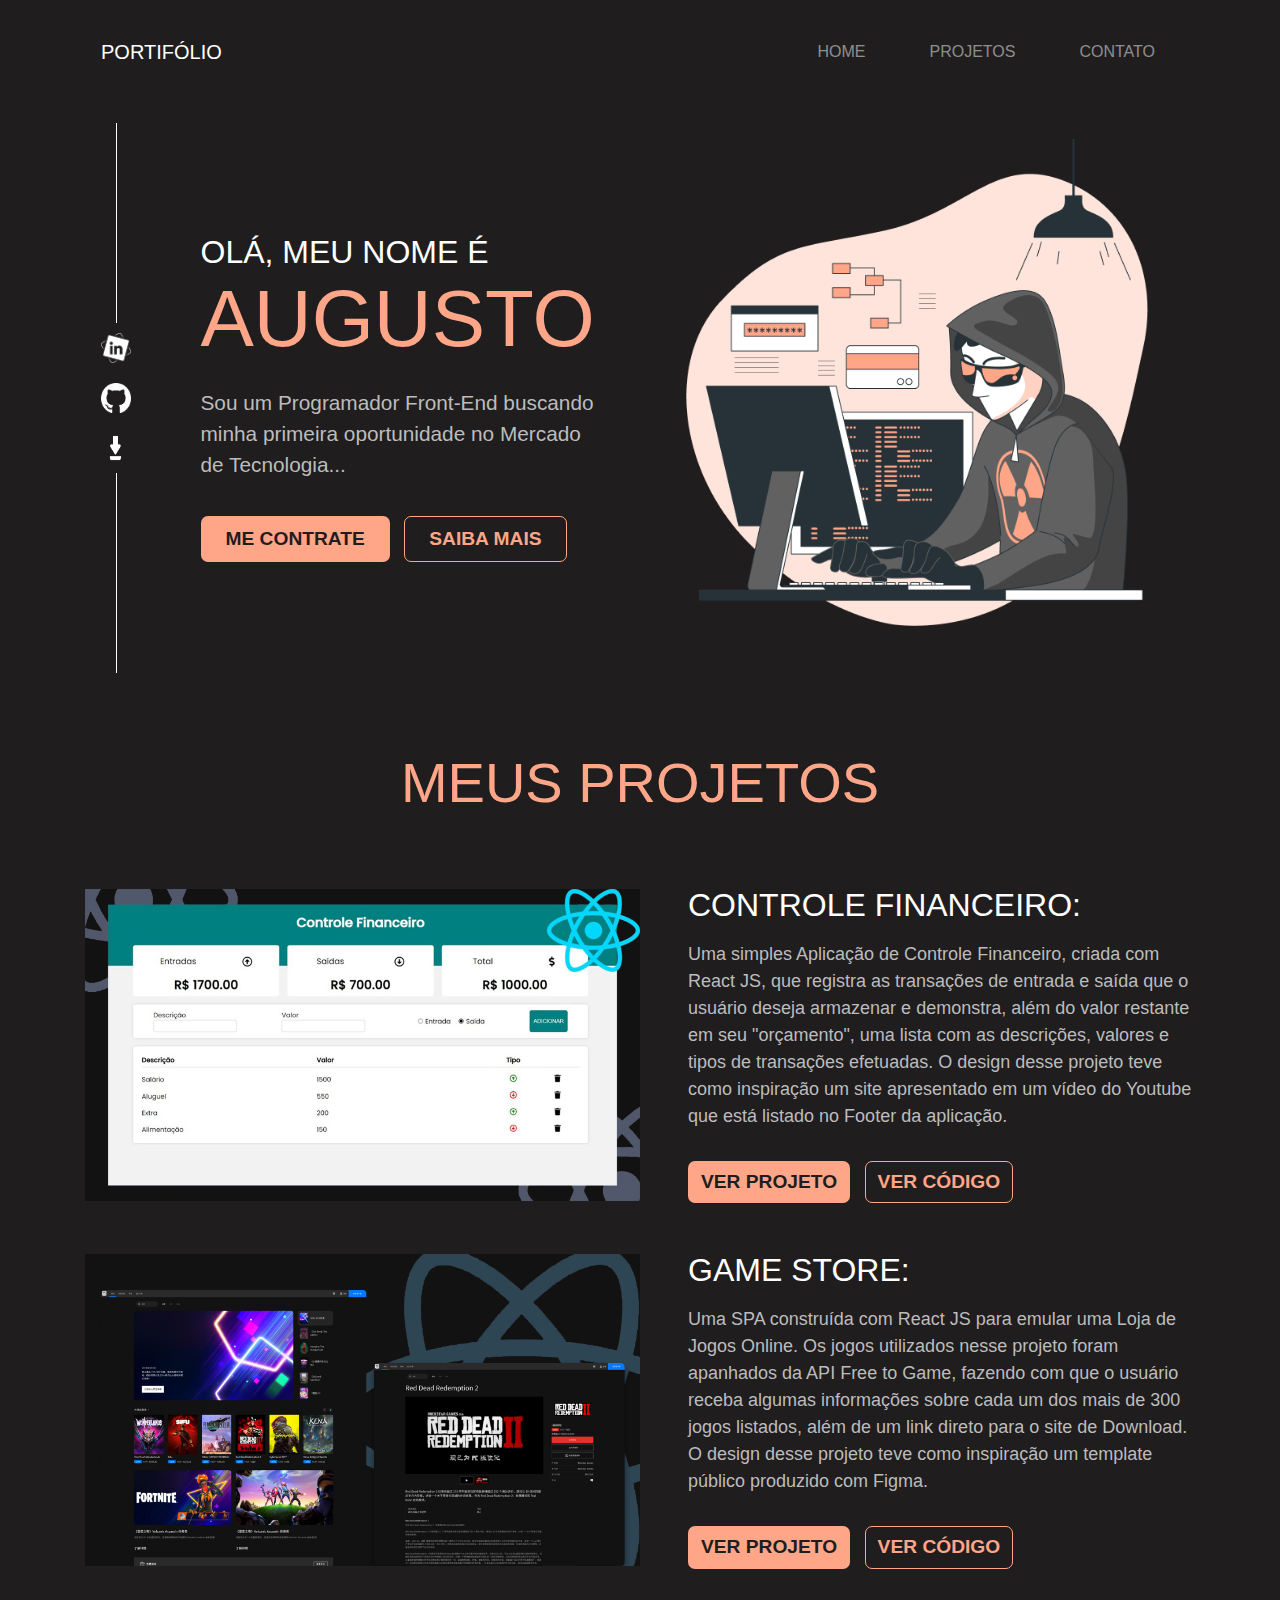
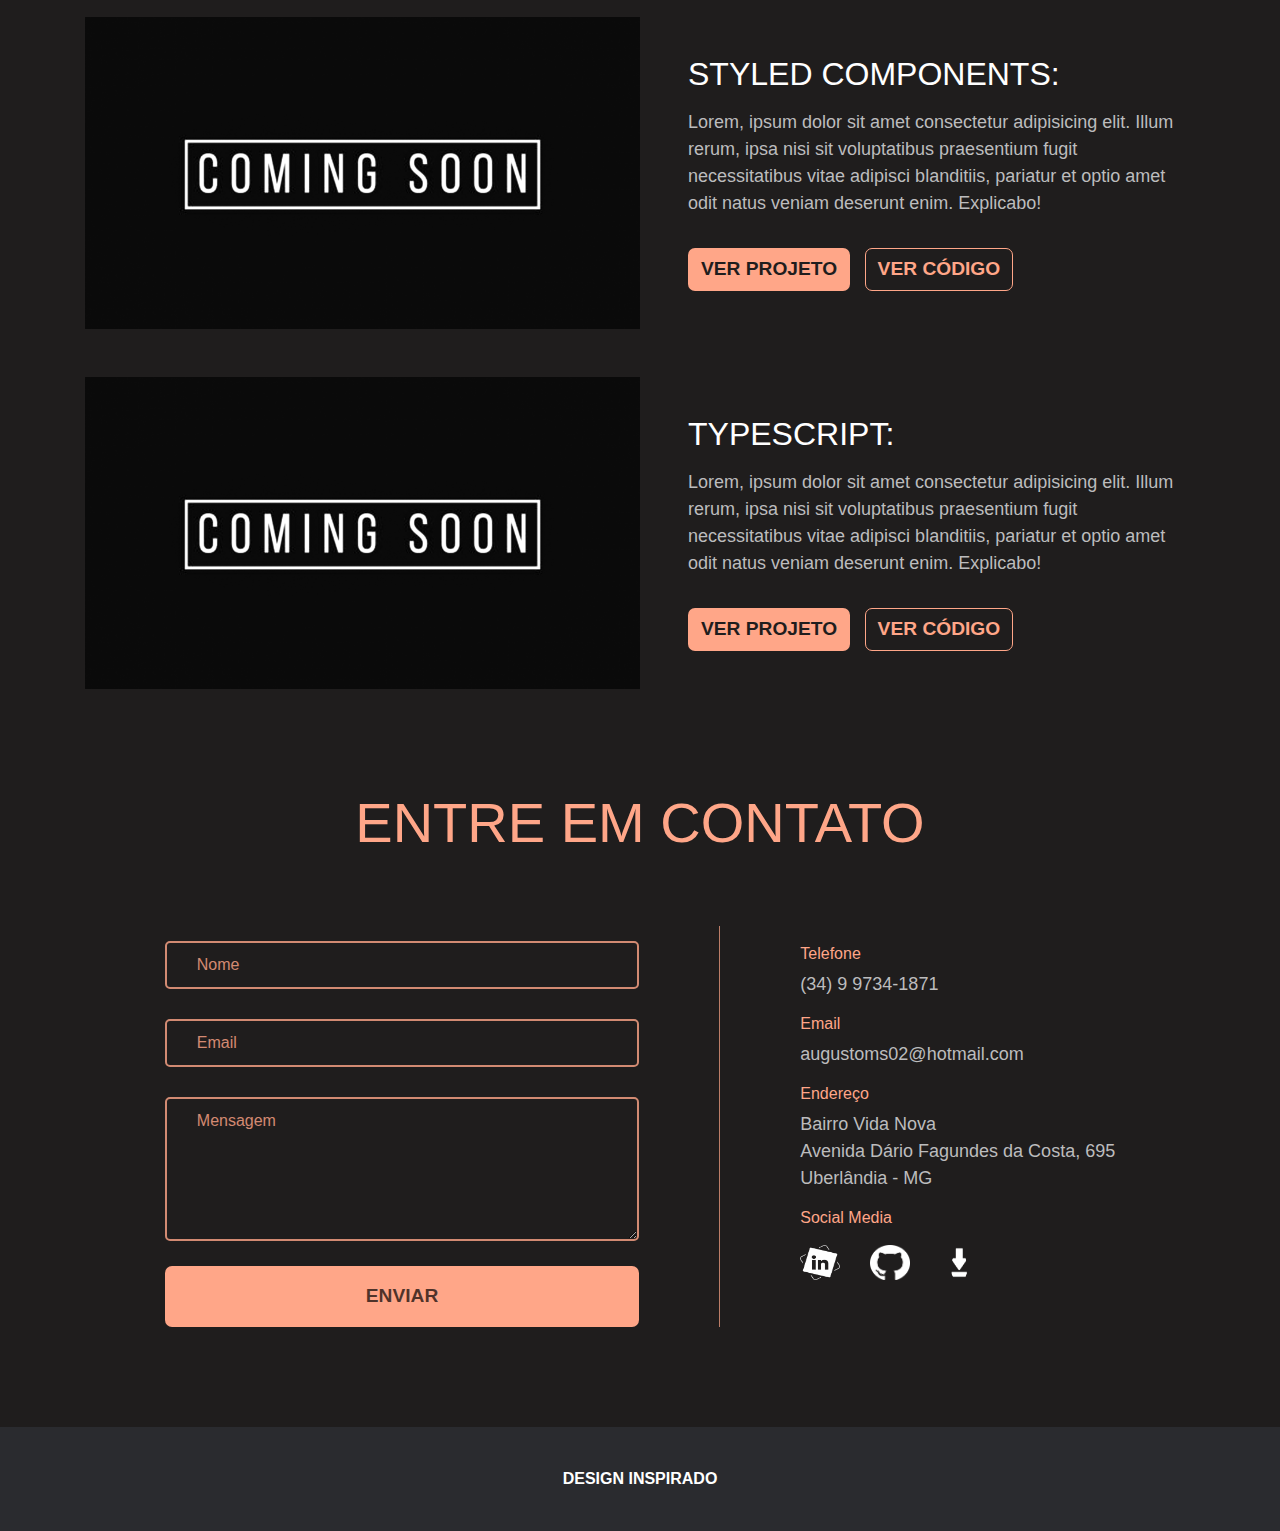
<file: index.html>
<!DOCTYPE html>
<html lang="pt-BR">
<head>
    <meta charset="UTF-8">
    <meta http-equiv="X-UA-Compatible" content="IE=edge">
    <meta name="viewport" content="width=device-width, initial-scale=1.0">
    <link rel="stylesheet" href="https://cdn.jsdelivr.net/npm/bootstrap@4.0.0/dist/css/bootstrap.min.css" integrity="sha384-Gn5384xqQ1aoWXA+058RXPxPg6fy4IWvTNh0E263XmFcJlSAwiGgFAW/dAiS6JXm" crossorigin="anonymous">
    <link rel="stylesheet" href="style.css">
    <title>Portifólio || Augusto</title>
</head>
<body>
  <main class="container">
    <header id="landing">
        <nav class="navbar navbar-expand-lg navbar-dark mt-4 text-uppercase position-sticky">
            <a class="navbar-brand" href="index.html">Portifólio</a>
            <button class="navbar-toggler" type="button" data-toggle="collapse" data-target="#navbarSupportedContent" aria-controls="navbarSupportedContent" aria-expanded="false" aria-label="Toggle navigation">
              <span class="navbar-toggler-icon"></span>
            </button>
          
            <div class="collapse navbar-collapse" id="navbarSupportedContent">
              <ul class="navbar-nav ml-auto">
                <li class="nav-item mr-5">
                  <a class="nav-link" href="#landing">Home</a>
                </li>
                <li class="nav-item mr-5">
                  <a class="nav-link" href="#projects">Projetos</a>
                </li>
                <li class="nav-item mr-3">
                  <a class="nav-link" href="#contact">Contato</a>
                </li>
              </ul>
            </div>
        </nav>
        <div class="hero mt-3">
          <div class="hero_icons d-flex flex-column align-items-center">
            <img src="images/Line.png" alt="" class="icon_line">
            <a href="https://www.linkedin.com/in/augusto-maldonado/" target="_blank" rel="noreferrer" title="Linkedin"><img src="images/Linkedin_Icon.png" alt="Link do Linkedin" class="hero_icon"></a>
            <a href="https://github.com/augustoms02" target="_blank" rel="noreferrer" title="Github"><img src="images/Github_Icon.png" alt="Link do Github" class="hero_icon"> </a>
            <a href="Currículo Augusto.pdf" target="_blank" rel="noreferrer" title="Download Currículo"><img src="images/Download_Icon.png" alt="Currículo PDF" class="hero_icon"></a>
            <img src="images/Line.png" alt="" class="icon_line">
          </div>
          <div class="hero-text">
            <h4>Olá, meu nome é</h4>
            <h1>Augusto</h1>
            <p>Sou um Programador Front-End buscando minha primeira oportunidade no Mercado de Tecnologia...</p>
            <div class="text-buttons">
              <button class="btn hero-btn px-4 py-2 first-btn"><a href="#contact">Me Contrate</a></button>
              <a class="btn hero-btn px-4 py-2 second-btn" href="Currículo Augusto.pdf" target="_blank" rel="noreferrer">Saiba Mais</a>
            </div>
          </div>
          <img src="images/Hacker.png" alt="" class="hero-img mb-5">
        </div>
    </header>
    <section id="projects">
      <h2>Meus Projetos</h2>
      <div class="projects d-flex flex-column align-items-left">
        <div class="project"> 
          <img src="images/finanças.png" alt="">
          <div class="project_text ml-5">
            <h4>Controle Financeiro:</h4>
            <p class="mt-3">Uma simples Aplicação de Controle Financeiro, criada com React JS, que registra as transações de entrada e saída que o usuário deseja armazenar e demonstra, além do valor restante em seu "orçamento", uma lista com as descrições, valores e tipos de transações efetuadas. O design desse projeto teve como inspiração um site apresentado em um vídeo do Youtube que está listado no Footer da aplicação.</p>
            <div class="project_buttons">
              <a href="https://augustoms02.github.io/controle-financeiro" target="_blank" rel="noreferrer" class="btn first-btn">Ver Projeto</a>
              <a href="https://github.com/augustoms02/controle-financeiro/tree/main" target="_blank" rel="noreferrer" class="btn second-btn">Ver Código</a>
            </div>
          </div>
        </div>
        <div class="project mt-5">
          <img src="images/game-store.png" alt="">
          <div class="project_text ml-5">
            <h4>Game Store:</h4>
            <p class="mt-3">Uma SPA construída com React JS para emular uma Loja de Jogos Online. Os jogos utilizados nesse projeto foram apanhados da API Free to Game, fazendo com que o usuário receba algumas informações sobre cada um dos mais de 300 jogos listados, além de um link direto para o site de Download. O design desse projeto teve como inspiração um template público produzido com Figma.</p>
            <div class="project_buttons">
              <a href="https://augustoms02.github.io/game-store/" target="_blank" rel="noreferrer" class="btn first-btn">Ver Projeto</a>
              <a href="https://github.com/augustoms02/game-store" target="_blank" rel="noreferrer" class="btn second-btn">Ver Código</a>
            </div>
          </div>
        </div>
        <div class="project mt-5">
          <img src="images/Coming_Soon.png" alt="">
          <div class="project_text ml-5">
            <h4>Styled Components:</h4>
            <p class="mt-3">Lorem, ipsum dolor sit amet consectetur adipisicing elit. Illum rerum, ipsa nisi sit voluptatibus praesentium fugit necessitatibus vitae adipisci blanditiis, pariatur et optio amet odit natus veniam deserunt enim. Explicabo!</p>
            <div class="project_buttons">
              <a href="#" class="btn first-btn">Ver Projeto</a>
              <a href="#" class="btn second-btn">Ver Código</a>
            </div>
          </div>
        </div>
        <div class="project mt-5">
          <img src="images/Coming_Soon.png" alt="">
          <div class="project_text ml-5">
            <h4>TypeScript:</h4>
            <p class="mt-3">Lorem, ipsum dolor sit amet consectetur adipisicing elit. Illum rerum, ipsa nisi sit voluptatibus praesentium fugit necessitatibus vitae adipisci blanditiis, pariatur et optio amet odit natus veniam deserunt enim. Explicabo!</p>
            <div class="project_buttons">
              <a href="#" class="btn first-btn">Ver Projeto</a>
              <a href="#" class="btn second-btn">Ver Código</a>
            </div>
          </div>
        </div>
      </div>
    </section>
    <section id="contact">
      <h2>Entre em Contato</h2>
      <div class="contact_content d-flex justify-content-center align-items-center">
        <form action="https://formsubmit.co/augustoms02@hotmail.com" method="POST">
          <input type="text" placeholder="Nome" required>
          <input type="email" placeholder="Email" required>
          <input type="hidden" name="_captcha" value="false">
          <input type="hidden" name="_next" value="http://augustoms02.github.io/portifolio/obrigado.html">
          <textarea name="message" id="mensagem" cols="10" rows="05" placeholder="Mensagem"></textarea>
          <button class="btn first-btn form_btn" type="submit">Enviar</button>
        </form>
        <div class="contact_info">
          <div class="telefone">
            <h6>Telefone</h6>
            <p>(34) 9 9734-1871</p>
          </div>
          <div class="email">
            <h6>Email</h6>
            <p>augustoms02@hotmail.com</p>
          </div>
          <div class="endereço">
            <h6>Endereço</h6>
            <p>Bairro Vida Nova</p>
            <p>Avenida Dário Fagundes da Costa, 695</p>
            <p>Uberlândia - MG</p>
          </div>
          <div class="social_media mt-3">
            <h6>Social Media</h6>
            <div class="media_icons">
              <a href="https://www.linkedin.com/in/augusto-maldonado/" target="_blank" rel="noreferrer" title="Linkedin">
                <div class="media_icon">
                  <img src="images/Linkedin_Icon.png" alt="Link do Linkedin">
                </div>
                Linkedin
              </a>
              <a href="https://github.com/augustoms02" target="_blank" rel="noreferrer" title="Github">
                <div class="media_icon">
                  <img src="images/Github_Icon.png" alt="Link do Github">
                </div>
                Github
              </a>
              <a href="Currículo Augusto.pdf" title="Download Currículo">
                <div class="media_icon">
                  <img src="images/Download_Icon.png" alt="Currículo PDF">
                </div>
                Currículo
              </a>
            </div>
          </div>
        </div>
      </div>
    </section>
  </main>
  <footer class="text-center mt-5" id="footer">
      <a href="https://ui4free.com/website-templates/figma-personal-website-template.htm" target="_blank" rel="noreferrer">Design Inspirado</a>
  </footer>

    <script src="https://code.jquery.com/jquery-3.2.1.slim.min.js" integrity="sha384-KJ3o2DKtIkvYIK3UENzmM7KCkRr/rE9/Qpg6aAZGJwFDMVNA/GpGFF93hXpG5KkN" crossorigin="anonymous"></script>
    <script src="https://cdn.jsdelivr.net/npm/popper.js@1.12.9/dist/umd/popper.min.js" integrity="sha384-ApNbgh9B+Y1QKtv3Rn7W3mgPxhU9K/ScQsAP7hUibX39j7fakFPskvXusvfa0b4Q" crossorigin="anonymous"></script>
    <script src="https://cdn.jsdelivr.net/npm/bootstrap@4.0.0/dist/js/bootstrap.min.js" integrity="sha384-JZR6Spejh4U02d8jOt6vLEHfe/JQGiRRSQQxSfFWpi1MquVdAyjUar5+76PVCmYl" crossorigin="anonymous"></script>
</body>
</html>
</file>
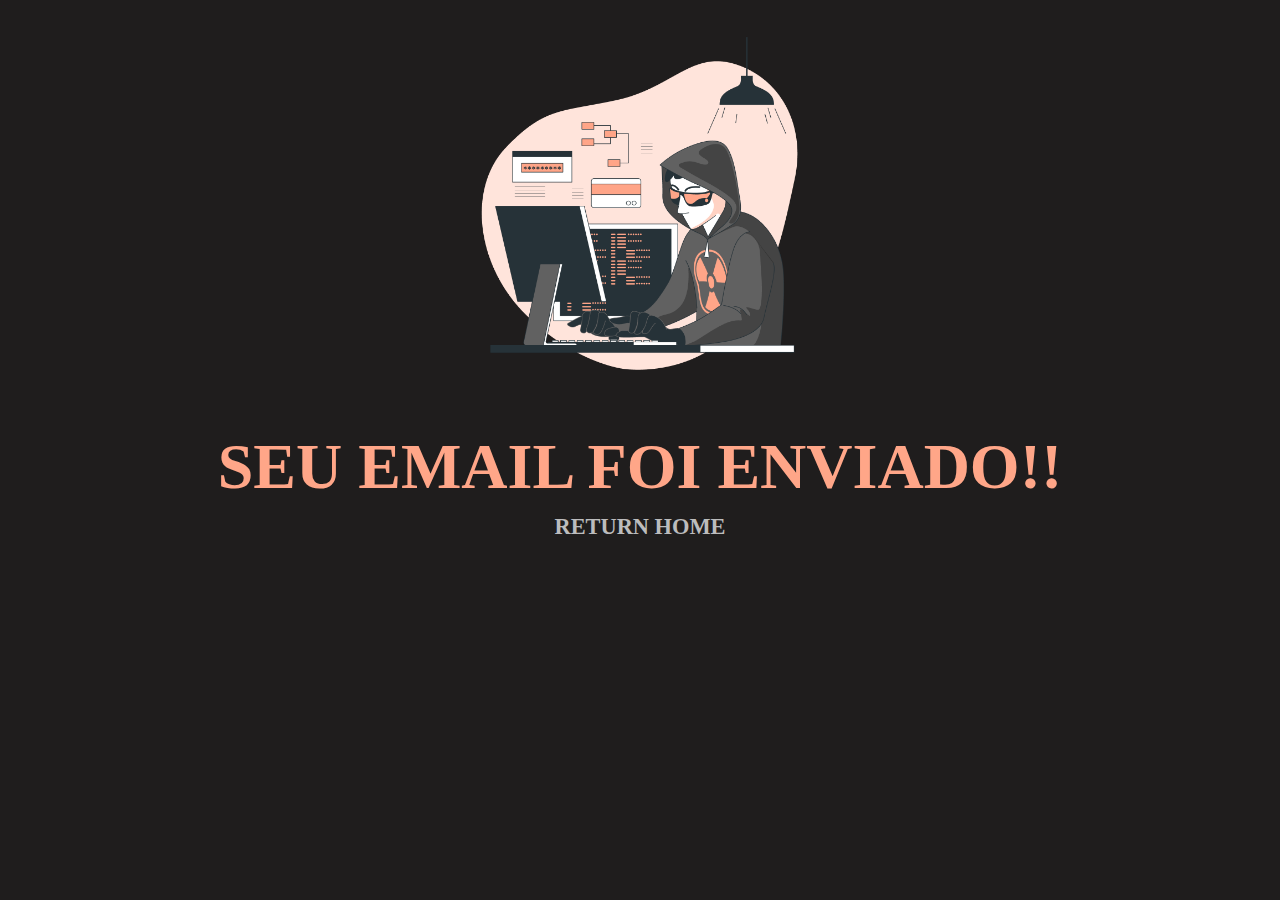
<file: obrigado.html>
<!DOCTYPE html>
<html lang="pt-br">
<head>
    <meta charset="UTF-8">
    <meta http-equiv="X-UA-Compatible" content="IE=edge">
    <meta name="viewport" content="width=device-width, initial-scale=1.0">
    <title>Portifólio || Augusto</title>

    <style>
        body {
            background-color: rgb(31, 29, 29);
            display: flex;
            flex-direction: column;
            justify-content: center;
            align-items: center;
        }
        img {
            margin: 0 auto;
            width: 30%;
        }
        h1 {
            font-size: 4rem;
            color: rgba(255, 166, 136, 1);
            text-transform: uppercase;
            margin-bottom: 10px;
        }
        a {
            display: inline-block;
            text-decoration: none;
            transition: 0.3s ease;
            color: rgba(188, 188, 189, 1);
            font-weight: 600;
            text-transform: uppercase;
            font-size: 1.4rem;
        }
        a:hover {
            color: white;
        }               
    </style>
</head>
<body>
    <img src="images/Hacker.png" alt="Hacker Image">
    <h1>Seu Email foi enviado!!</h1>
    <a href="index.html">Return Home</a>
</body>
</html>
</file>
<file: style.css>
/* GLOBAL CSS */

* {
    margin: 0;
    padding: 0;
    box-sizing: border-box;
}
:root {
    --firstColor: rgba(255, 166, 136, 1);
    --secondColor: white;
    --thirdColor: rgba(188, 188, 189, 1);
    --fourthColor: rgb(31, 29, 29);
}
body {
    background-color: var(--fourthColor);
}
h1 {
    font-size: 5rem;
    color: var(--firstColor);
    text-transform: uppercase;
}
h2 {
    font-size: 3.5rem;
    color: var(--firstColor);
    text-transform: uppercase;
    text-align: center;
    margin-bottom: 70px;
}
h4 {
    font-size: 2rem;
    color: var(--secondColor);
    margin: 0;
    text-transform: uppercase;
}
h6 {
    color: var(--firstColor);
}
p {
    font-size: 18px;
    color: var(--thirdColor);
}
a {
    display: inline-block;
    text-decoration: none;
    transition: 0.3s ease;
    color: var(--fourthColor);
}
a:hover {
    color: var(--secondColor);
    text-decoration: none;
}
.btn {
    font-weight: 600;
    text-transform: uppercase;
    border-radius: 7px;
}
.first-btn {
    background-color: var(--firstColor);
    color: var(--fourthColor);
    margin-right: 10px;
    transition: 0.3s ease;
    font-size: 1.2rem;
    margin-top: 15px;
}
.first-btn:hover {
    background-color: rgb(254, 184, 160);
    color: var(--secondColor);
}
.second-btn {
    color: var(--firstColor);
    border: 1px solid var(--firstColor);
    background: none;
    font-size: 1.2rem;
    margin-top: 15px;
}
.second-btn:hover {
    border-color: var(--secondColor);
    color: var(--secondColor);
}

/* HERO */
.hero {
    display: flex;
    justify-content: space-between;
    align-items: center;
}
.hero_icons {
    max-width: 50px;
    margin-left: 16px;
}
.hero_icon {
    width: 30px;
    height: 30px;
    margin: 10px 0;
}
.icon_line {
    height: 200px;
}
.hero-text {
    margin-left: 30px;
}
.hero-text p {
    font-size: 1.3rem;
    color: var(--thirdColor);
    margin: 20px 0;
    max-width: 400px;
}
.hero-img {
    max-width: 50%;
}

@media screen and (max-width: 990px) {
    .hero {
        justify-content: space-evenly;
    }
    .hero_icons {
        margin-left: 08px;
    }
    .hero-img {
        display: none;
    }
    .hero-text {
        margin-left: 25px;
    }
    h1 {
        font-size: 4rem;
    }
    h4 {
        font-size: 1.5rem;
    }
    .hero-text p {
        font-size: 1.2rem;
    }
    .hero .first-btn {
        font-size: 0.9rem;
        margin-right: 5px;
    } 
    .hero .second-btn {
        font-size: 0.9rem;
    } 
}

/* PROJETOS */
#projects {
    margin: 50px 0;
}
.projects {
    margin-top: 60px;
}
.project {
    width: 100%;
    display: flex;
    justify-content: space-evenly;
    align-items: center;
}
.project img {
    width: 50%;
}

@media screen and (max-width: 990px) {
    .project {
        flex-wrap: wrap;
    }
    .project_text {
        margin-top: 30px;
    }
    .project img {
        width: 80%;
    }
    .first-btn, .second-btn{
        font-size: 1rem;
    }
}

/* CONTATO */

#contact {
    margin: 100px auto;
}
form {
    display: flex;
    flex-direction: column;
    padding-right: 80px;
    border-right: 1px solid rgba(255, 166, 136, 0.7);
}
input {
    background: transparent;
    color: rgba(255, 166, 136, 0.8);
    border: 2px solid rgba(255, 166, 136, 0.8);
    border-radius: 5px;
    padding: 10px 0;
    padding-left: 30px;
    padding-right: 200px;
    margin: 15px 0;
}
#mensagem {
    background: transparent;
    color: rgba(255, 166, 136, 0.8);
    border: 2px solid rgba(255, 166, 136, 0.8);
    border-radius: 5px;
    padding: 10px 0;
    padding-left: 30px;
    margin: 15px 0;
}
::placeholder {
    color: var(--firstColor);
    opacity: 80%;
}
.form_btn {
    font-weight: 800;
    color: rgba(0, 0, 0, 0.7);
    padding: 15px 200px;
    margin-top: 10px;
    margin-right: 0;
}
.contact_info {
    margin-left: 80px;
}
.endereço p {
    margin-bottom: 0px;
}
.media_icons {
    display: flex;
    align-items: center;
}
.media_icons img {
    width: 40px;
    height: 35px;
    margin-top: 10px;
    margin-bottom: 05px;
    margin-right: 30px;
}

@media screen and (max-width: 900px) {
    form {
        padding-right: 0;
        margin: 0 10px;
        border-right: none;
    }    
    .form_btn {
        padding: 10px 130px;
    }
    .contact_info {
        display: none;
    }
    input {
        padding-right: 130px;
    }
}

@media screen and (max-width: 600px) {
    .form_btn {
        padding: 10px 100px;
    }
    input {
        padding-right: 100px;
    }
}

/* FOOTER */

footer {
    background-color: rgba(42, 43, 47, 1);
}
footer a {
    text-decoration: none;
    text-transform: uppercase;
    color: var(--secondColor);
    font-weight: 800;
    padding: 40px 0;
}
footer a:hover {
    color: var(--firstColor);
    text-decoration: none;
}
</file>
